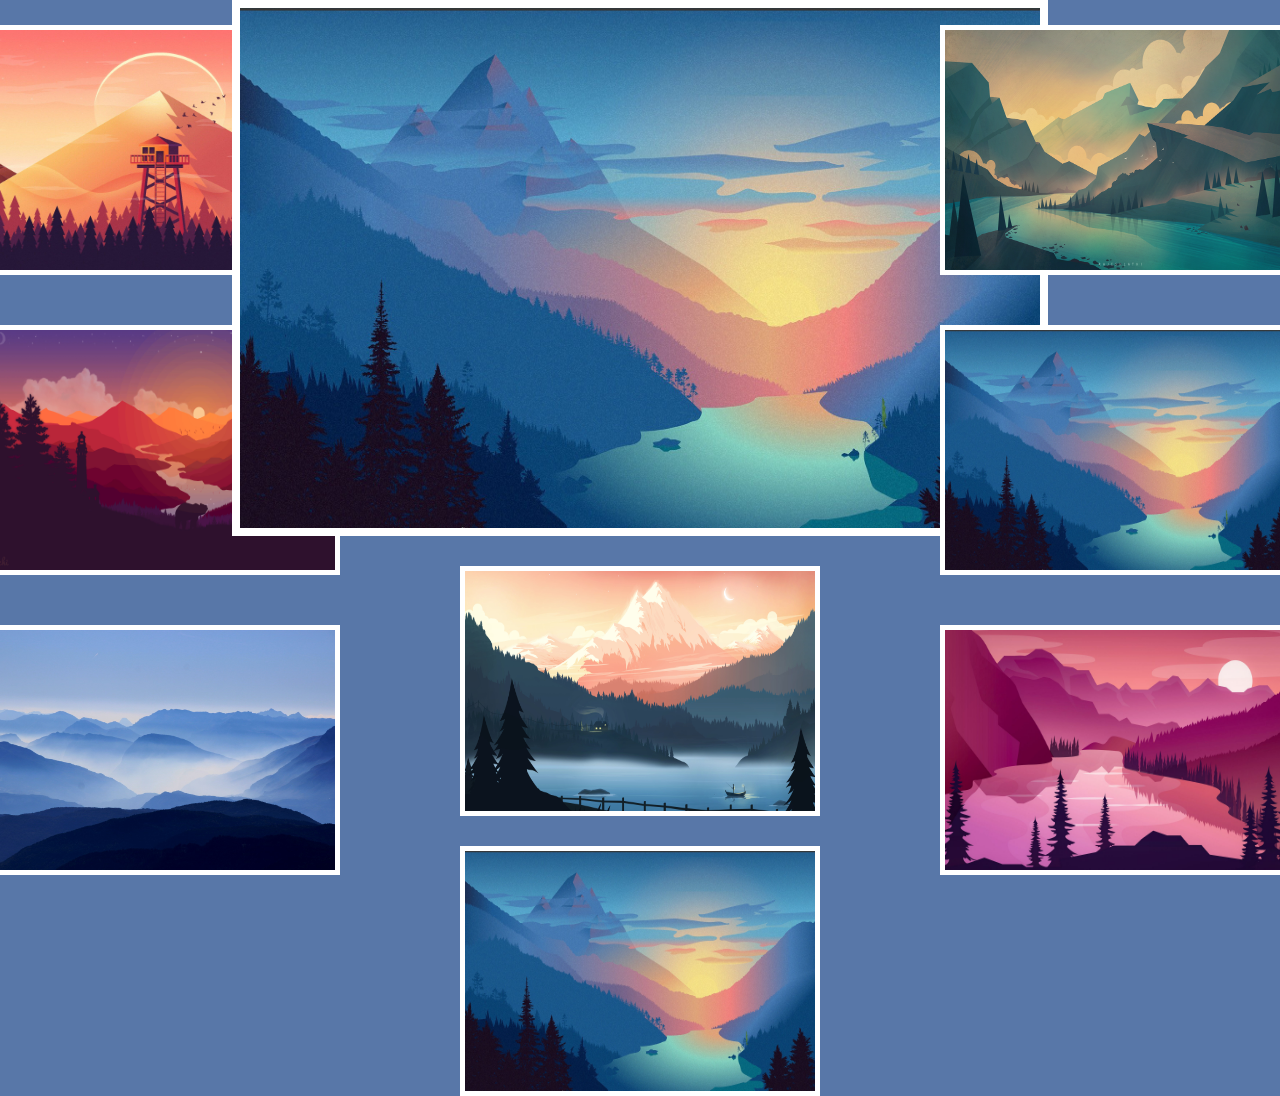
<file: templete/index.html>
<!doctype html>
<html lang="en">
<head>
    <meta charset="UTF-8">
    <meta name="viewport"
          content="width=device-width, user-scalable=no, initial-scale=1.0, maximum-scale=1.0, minimum-scale=1.0">
    <meta http-equiv="X-UA-Compatible" content="ie=edge">
    <title>Document</title>
    <link rel="stylesheet" href="style.css">
</head>
<body>

<script src="scripts/scripts.js" type="module"></script>
</body>
</html>
</file>
<file: templete/style.css>
body{
    margin: 0;
    background-color: #5877a8;
    display: flex;
    align-items: center;
    justify-content: center;
    height: 100vh;/*100% высоты нашего экрана*/
    width: 100%;

}

.container{
    height: 100vh;
    display: flex;
    flex-direction: column;
    align-items: center;
    justify-content: center;
    width: 25%;
    gap: 50px;
}

.centering{
    width: 50%;
    display: flex;
    align-items: center;
    justify-content: center;
    flex-direction: row;
    flex-wrap: wrap;
    gap: 30px;
}

.imgCart{
    background-image: url(img);
    width: 350px;
    height: 240px;
    background-size: cover;
    border: 5px solid white;

}

.imgCartCenter{
    background-image: url(img);
    width: 800px;
    height: 520px;
    background-size: cover;
    border: 8px solid white;

}

.modalOverlay{
    position: fixed;
    background-color: rgba(24, 28, 68, 0.64);
    top: 0;
    bottom: 0;
    left: 0;
    right: 0;
    display: flex;
    justify-content: center;
    align-items: center
}

.modalBody{
    position: relative;
    width: 800px;
    background-color: white;
    border-radius: 10px;
}

.closeButton{
    padding: 10px;
    background-color: black;
    color: white;
    position: absolute;
    right: 10px;
    top: 10px;
    border-radius: 6px;
}

.modalBodyImg{
    width: inherit;
    border-radius: inherit;
}

.nextImg, .lastImg{
    width: 30px;
    height: 30px;
    border-radius: 50%;
    position: absolute;
    right: -50px;
    top: 50%;
    background-color: rgba(255, 255, 255, 0.82);


    display: flex;
    justify-content: center;
    align-items: center;
    color: #000000;
}


.lastImg{
    right: 815px;
}
</file>
